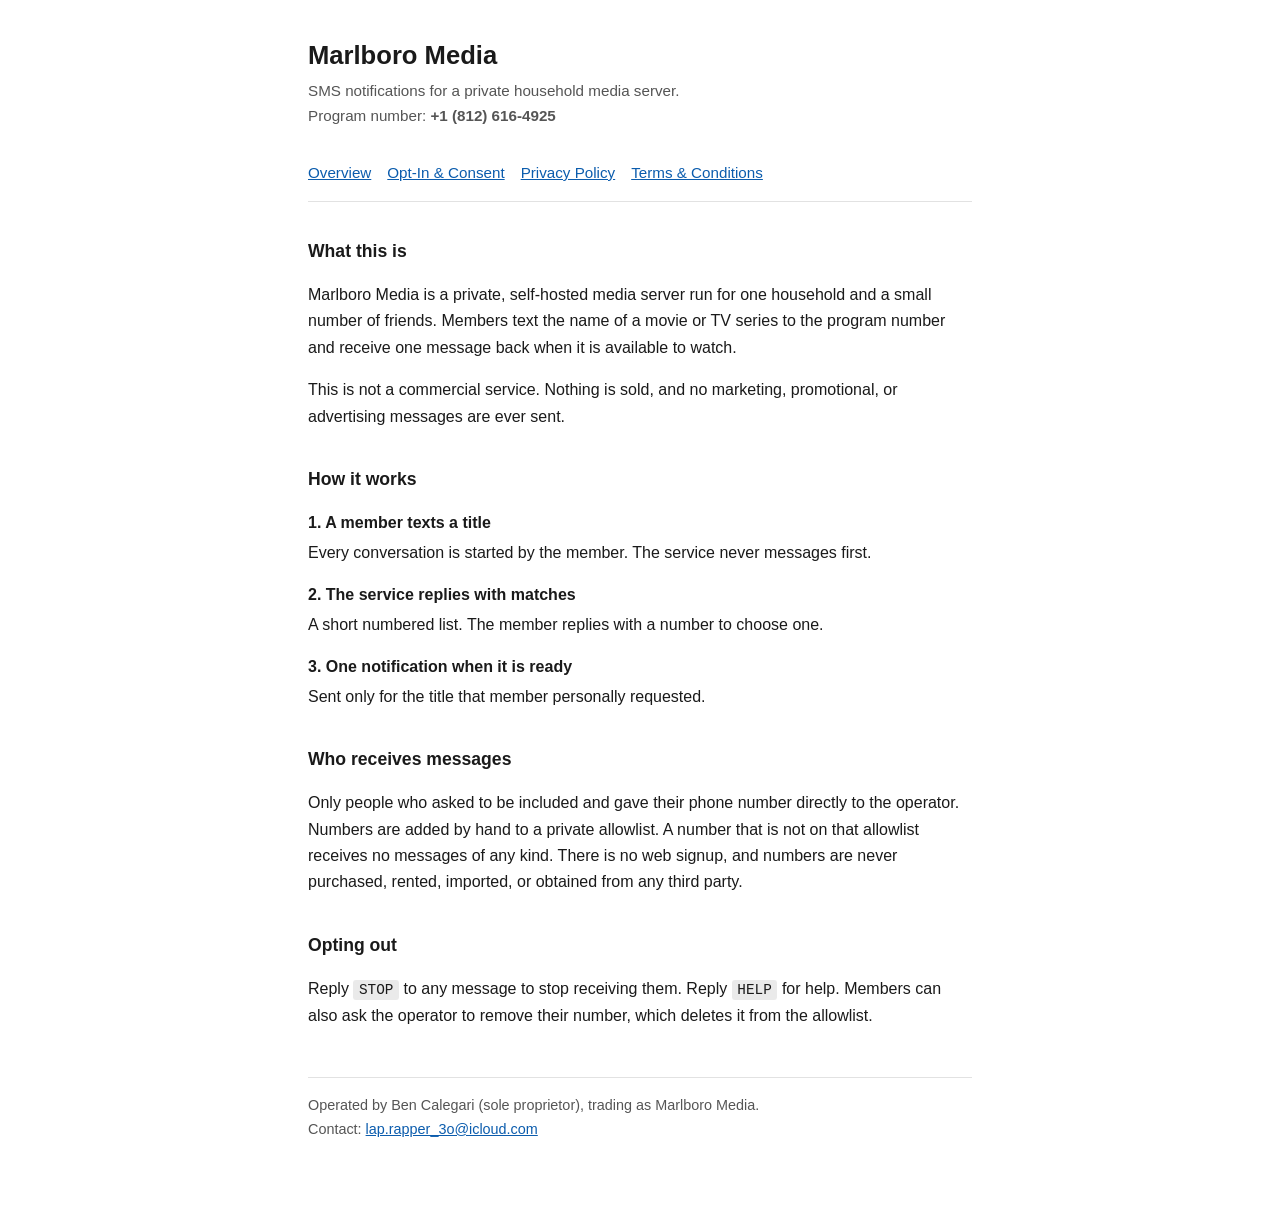
<file: services/sms-bridge/site/index.html>
<!DOCTYPE html>
<html lang="en"><head>
<meta charset="utf-8"><meta name="viewport" content="width=device-width,initial-scale=1">
<title>Marlboro Media — SMS Notifications</title>
<link rel="stylesheet" href="_shared.css">
</head><body>
<h1>Marlboro Media</h1>
<p class="sub">SMS notifications for a private household media server.<br>
Program number: <strong>+1 (812) 616-4925</strong></p>
<nav><a href="index.html">Overview</a><a href="optin.html">Opt-In &amp; Consent</a><a href="privacy.html">Privacy Policy</a><a href="terms.html">Terms &amp; Conditions</a></nav>

<h2>What this is</h2>
<p>Marlboro Media is a private, self-hosted media server run for one household and a small
number of friends. Members text the name of a movie or TV series to the program number and
receive one message back when it is available to watch.</p>
<p>This is not a commercial service. Nothing is sold, and no marketing, promotional, or
advertising messages are ever sent.</p>

<h2>How it works</h2>
<dl>
  <dt>1. A member texts a title</dt>
  <dd>Every conversation is started by the member. The service never messages first.</dd>
  <dt>2. The service replies with matches</dt>
  <dd>A short numbered list. The member replies with a number to choose one.</dd>
  <dt>3. One notification when it is ready</dt>
  <dd>Sent only for the title that member personally requested.</dd>
</dl>

<h2>Who receives messages</h2>
<p>Only people who asked to be included and gave their phone number directly to the operator.
Numbers are added by hand to a private allowlist. A number that is not on that allowlist
receives no messages of any kind. There is no web signup, and numbers are never purchased,
rented, imported, or obtained from any third party.</p>

<h2>Opting out</h2>
<p>Reply <code>STOP</code> to any message to stop receiving them. Reply <code>HELP</code> for help.
Members can also ask the operator to remove their number, which deletes it from the allowlist.</p>

<footer>
Operated by Ben Calegari (sole proprietor), trading as Marlboro Media.<br>
Contact: <a href="mailto:lap.rapper_3o@icloud.com">lap.rapper_3o@icloud.com</a>
</footer>
</body></html>
</file>
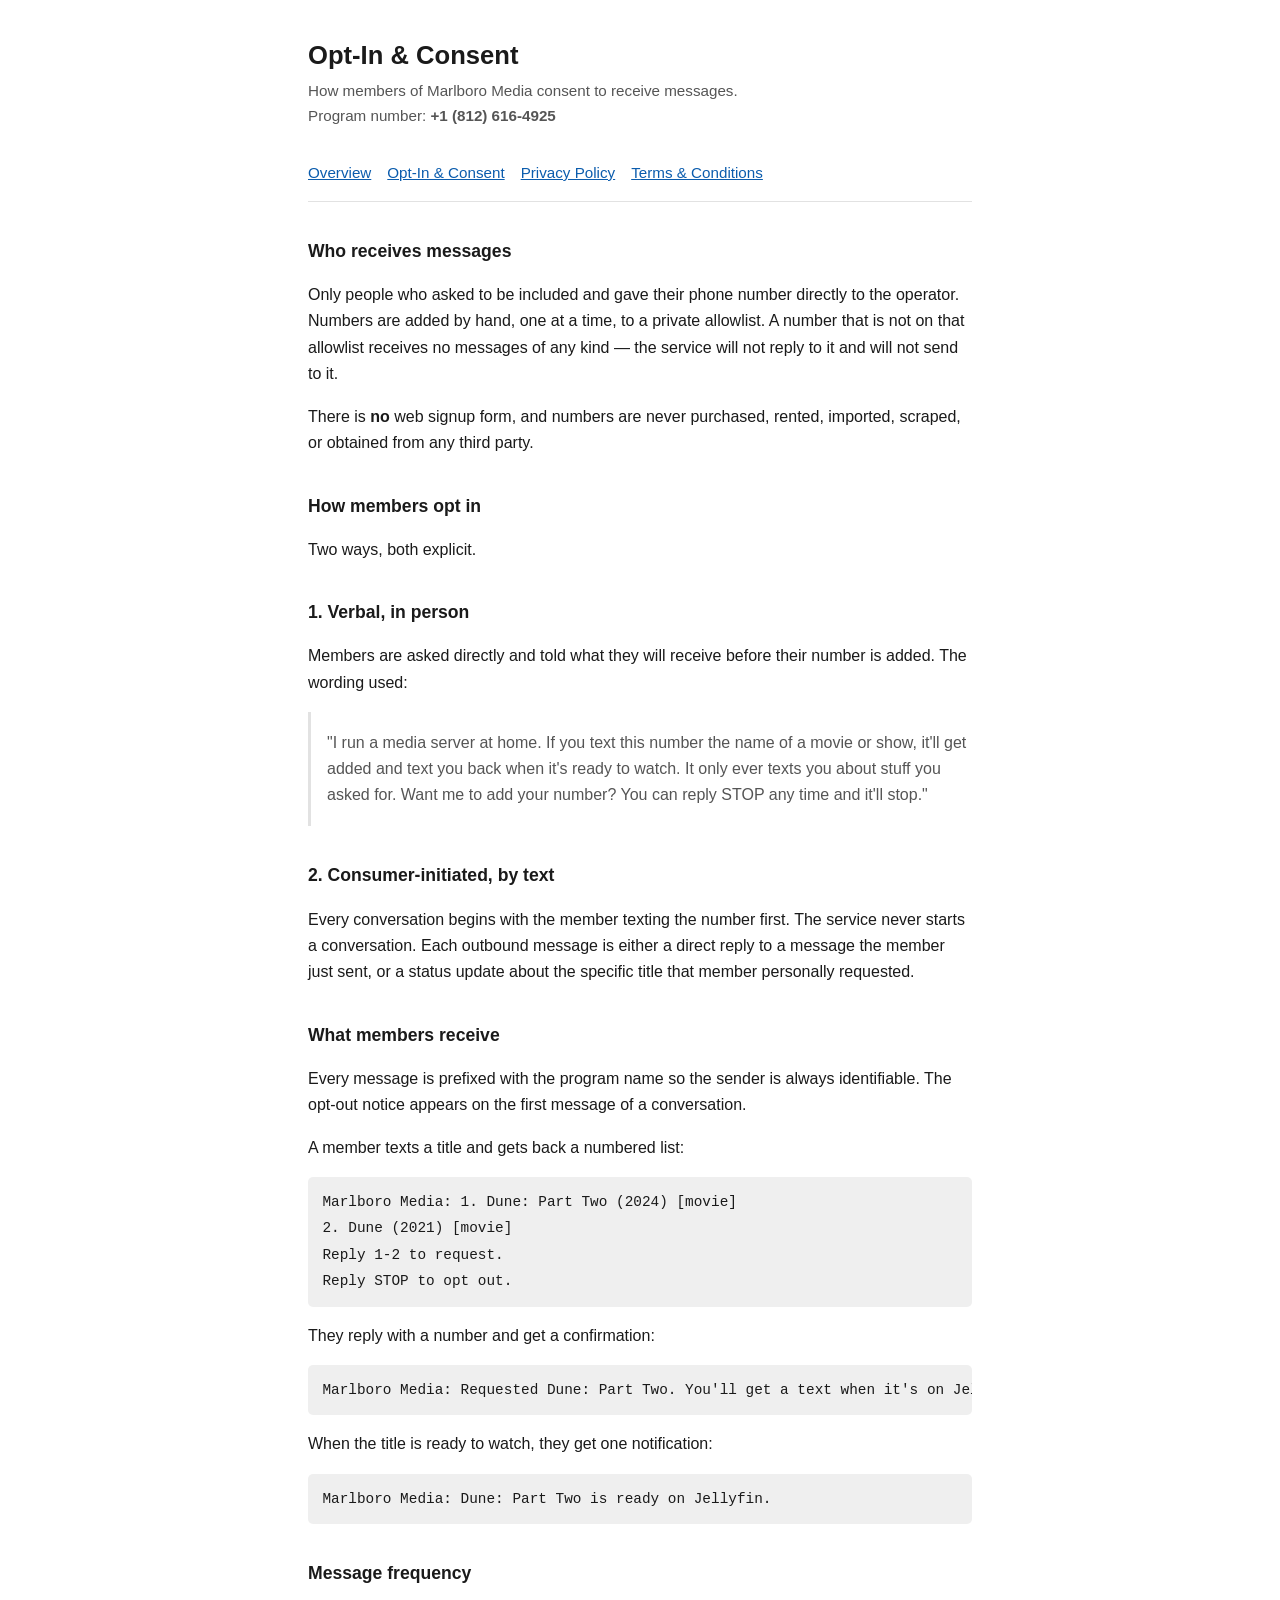
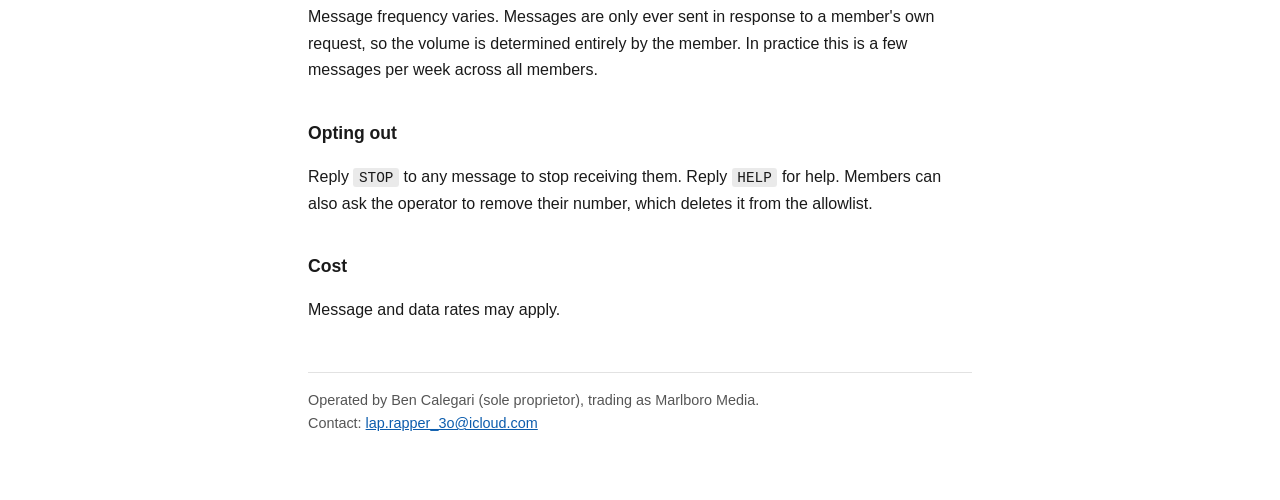
<file: services/sms-bridge/site/optin.html>
<!DOCTYPE html>
<html lang="en"><head>
<meta charset="utf-8"><meta name="viewport" content="width=device-width,initial-scale=1">
<title>Opt-In &amp; Consent — Marlboro Media SMS</title>
<link rel="stylesheet" href="_shared.css">
</head><body>
<h1>Opt-In &amp; Consent</h1>
<p class="sub">How members of Marlboro Media consent to receive messages.<br>
Program number: <strong>+1 (812) 616-4925</strong></p>
<nav><a href="index.html">Overview</a><a href="optin.html">Opt-In &amp; Consent</a><a href="privacy.html">Privacy Policy</a><a href="terms.html">Terms &amp; Conditions</a></nav>

<h2>Who receives messages</h2>
<p>Only people who asked to be included and gave their phone number directly to the
operator. Numbers are added by hand, one at a time, to a private allowlist. A number that
is not on that allowlist receives no messages of any kind — the service will not reply to
it and will not send to it.</p>
<p>There is <strong>no</strong> web signup form, and numbers are never purchased, rented,
imported, scraped, or obtained from any third party.</p>

<h2>How members opt in</h2>
<p>Two ways, both explicit.</p>

<h2>1. Verbal, in person</h2>
<p>Members are asked directly and told what they will receive before their number is added.
The wording used:</p>
<blockquote><p>"I run a media server at home. If you text this number the name of a movie or
show, it'll get added and text you back when it's ready to watch. It only ever texts you
about stuff you asked for. Want me to add your number? You can reply STOP any time and
it'll stop."</p></blockquote>

<h2>2. Consumer-initiated, by text</h2>
<p>Every conversation begins with the member texting the number first. The service never
starts a conversation. Each outbound message is either a direct reply to a message the
member just sent, or a status update about the specific title that member personally
requested.</p>

<h2>What members receive</h2>
<p>Every message is prefixed with the program name so the sender is always identifiable.
The opt-out notice appears on the first message of a conversation.</p>
<p>A member texts a title and gets back a numbered list:</p>
<pre><code>Marlboro Media: 1. Dune: Part Two (2024) [movie]
2. Dune (2021) [movie]
Reply 1-2 to request.
Reply STOP to opt out.</code></pre>
<p>They reply with a number and get a confirmation:</p>
<pre><code>Marlboro Media: Requested Dune: Part Two. You'll get a text when it's on Jellyfin.</code></pre>
<p>When the title is ready to watch, they get one notification:</p>
<pre><code>Marlboro Media: Dune: Part Two is ready on Jellyfin.</code></pre>

<h2>Message frequency</h2>
<p>Message frequency varies. Messages are only ever sent in response to a member's own
request, so the volume is determined entirely by the member. In practice this is a few
messages per week across all members.</p>

<h2>Opting out</h2>
<p>Reply <code>STOP</code> to any message to stop receiving them. Reply <code>HELP</code>
for help. Members can also ask the operator to remove their number, which deletes it from
the allowlist.</p>

<h2>Cost</h2>
<p>Message and data rates may apply.</p>

<footer>
Operated by Ben Calegari (sole proprietor), trading as Marlboro Media.<br>
Contact: <a href="mailto:lap.rapper_3o@icloud.com">lap.rapper_3o@icloud.com</a>
</footer>
</body></html>
</file>
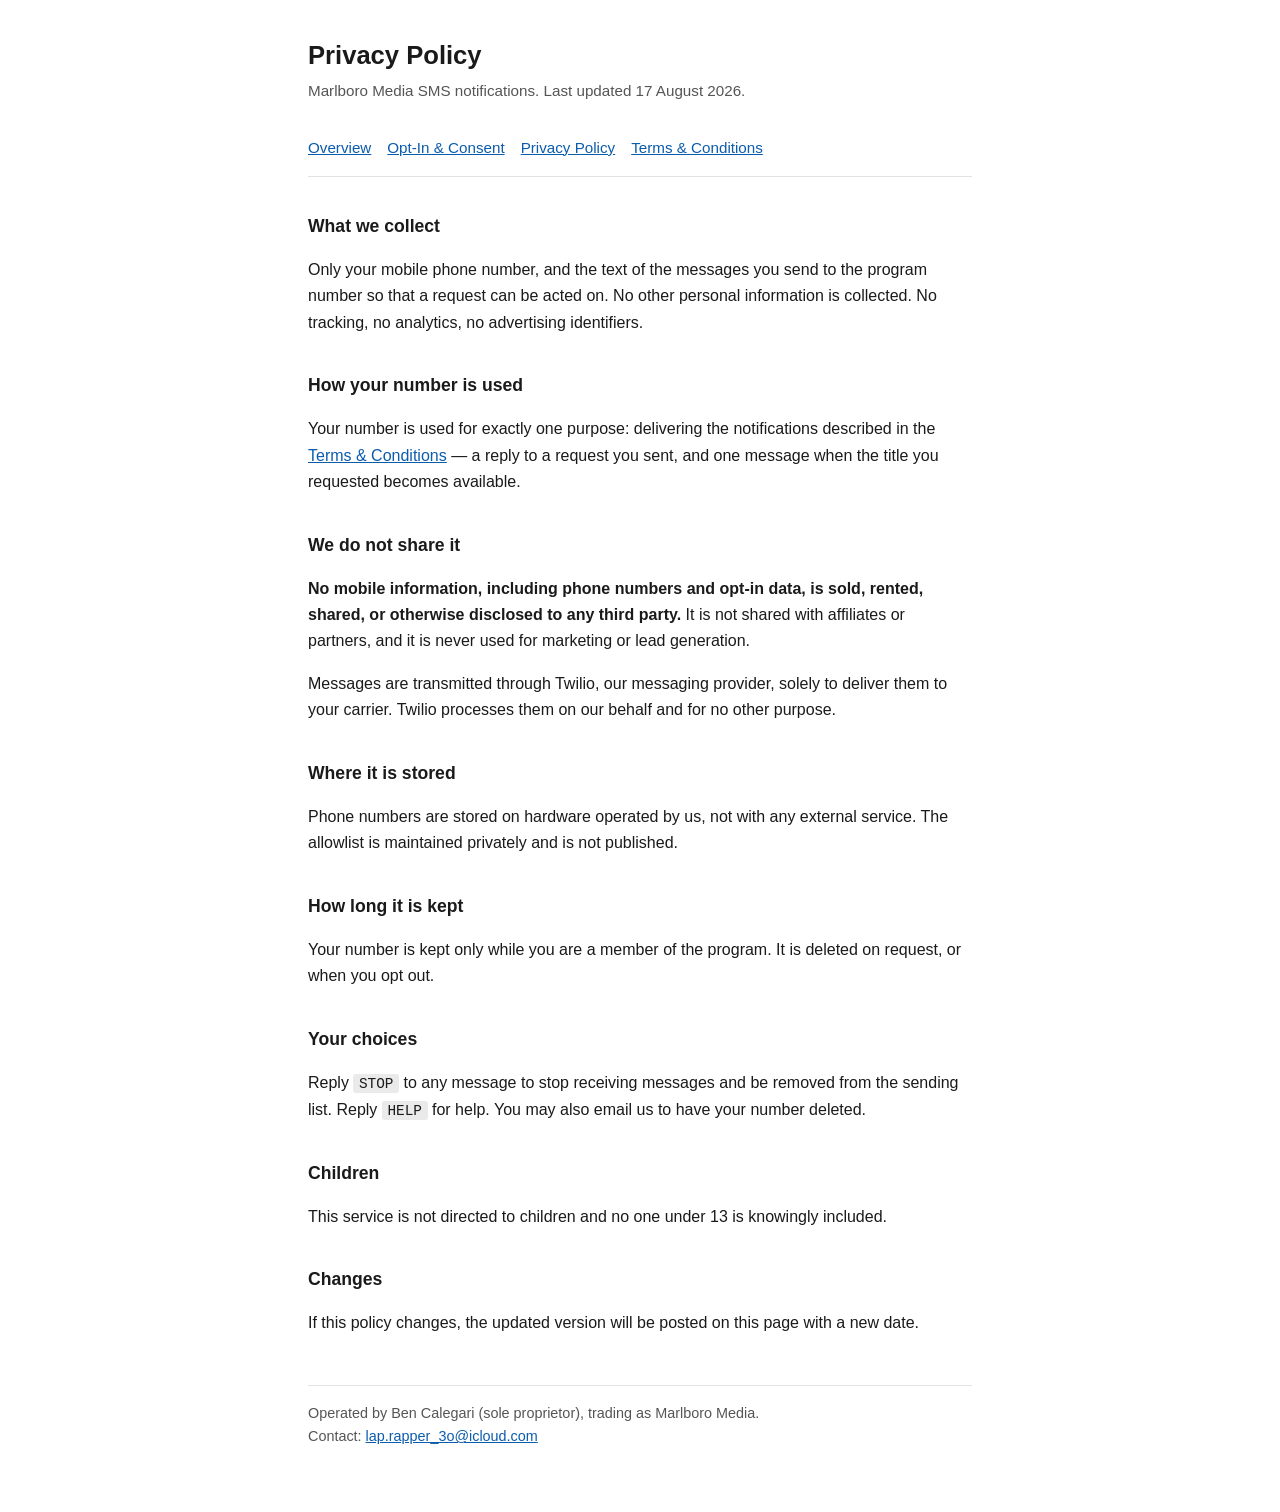
<file: services/sms-bridge/site/privacy.html>
<!DOCTYPE html>
<html lang="en"><head>
<meta charset="utf-8"><meta name="viewport" content="width=device-width,initial-scale=1">
<title>Privacy Policy — Marlboro Media SMS</title>
<link rel="stylesheet" href="_shared.css">
</head><body>
<h1>Privacy Policy</h1>
<p class="sub">Marlboro Media SMS notifications. Last updated 17 August 2026.</p>
<nav><a href="index.html">Overview</a><a href="optin.html">Opt-In &amp; Consent</a><a href="privacy.html">Privacy Policy</a><a href="terms.html">Terms &amp; Conditions</a></nav>

<h2>What we collect</h2>
<p>Only your mobile phone number, and the text of the messages you send to the program
number so that a request can be acted on. No other personal information is collected. No
tracking, no analytics, no advertising identifiers.</p>

<h2>How your number is used</h2>
<p>Your number is used for exactly one purpose: delivering the notifications described in
the <a href="terms.html">Terms &amp; Conditions</a> — a reply to a request you sent, and one
message when the title you requested becomes available.</p>

<h2>We do not share it</h2>
<p><strong>No mobile information, including phone numbers and opt-in data, is sold, rented,
shared, or otherwise disclosed to any third party.</strong> It is not shared with
affiliates or partners, and it is never used for marketing or lead generation.</p>
<p>Messages are transmitted through Twilio, our messaging provider, solely to deliver them
to your carrier. Twilio processes them on our behalf and for no other purpose.</p>

<h2>Where it is stored</h2>
<p>Phone numbers are stored on hardware operated by us, not with any external service. The
allowlist is maintained privately and is not published.</p>

<h2>How long it is kept</h2>
<p>Your number is kept only while you are a member of the program. It is deleted on
request, or when you opt out.</p>

<h2>Your choices</h2>
<p>Reply <code>STOP</code> to any message to stop receiving messages and be removed from the
sending list. Reply <code>HELP</code> for help. You may also email us to have your number
deleted.</p>

<h2>Children</h2>
<p>This service is not directed to children and no one under 13 is knowingly included.</p>

<h2>Changes</h2>
<p>If this policy changes, the updated version will be posted on this page with a new date.</p>

<footer>
Operated by Ben Calegari (sole proprietor), trading as Marlboro Media.<br>
Contact: <a href="mailto:lap.rapper_3o@icloud.com">lap.rapper_3o@icloud.com</a>
</footer>
</body></html>
</file>
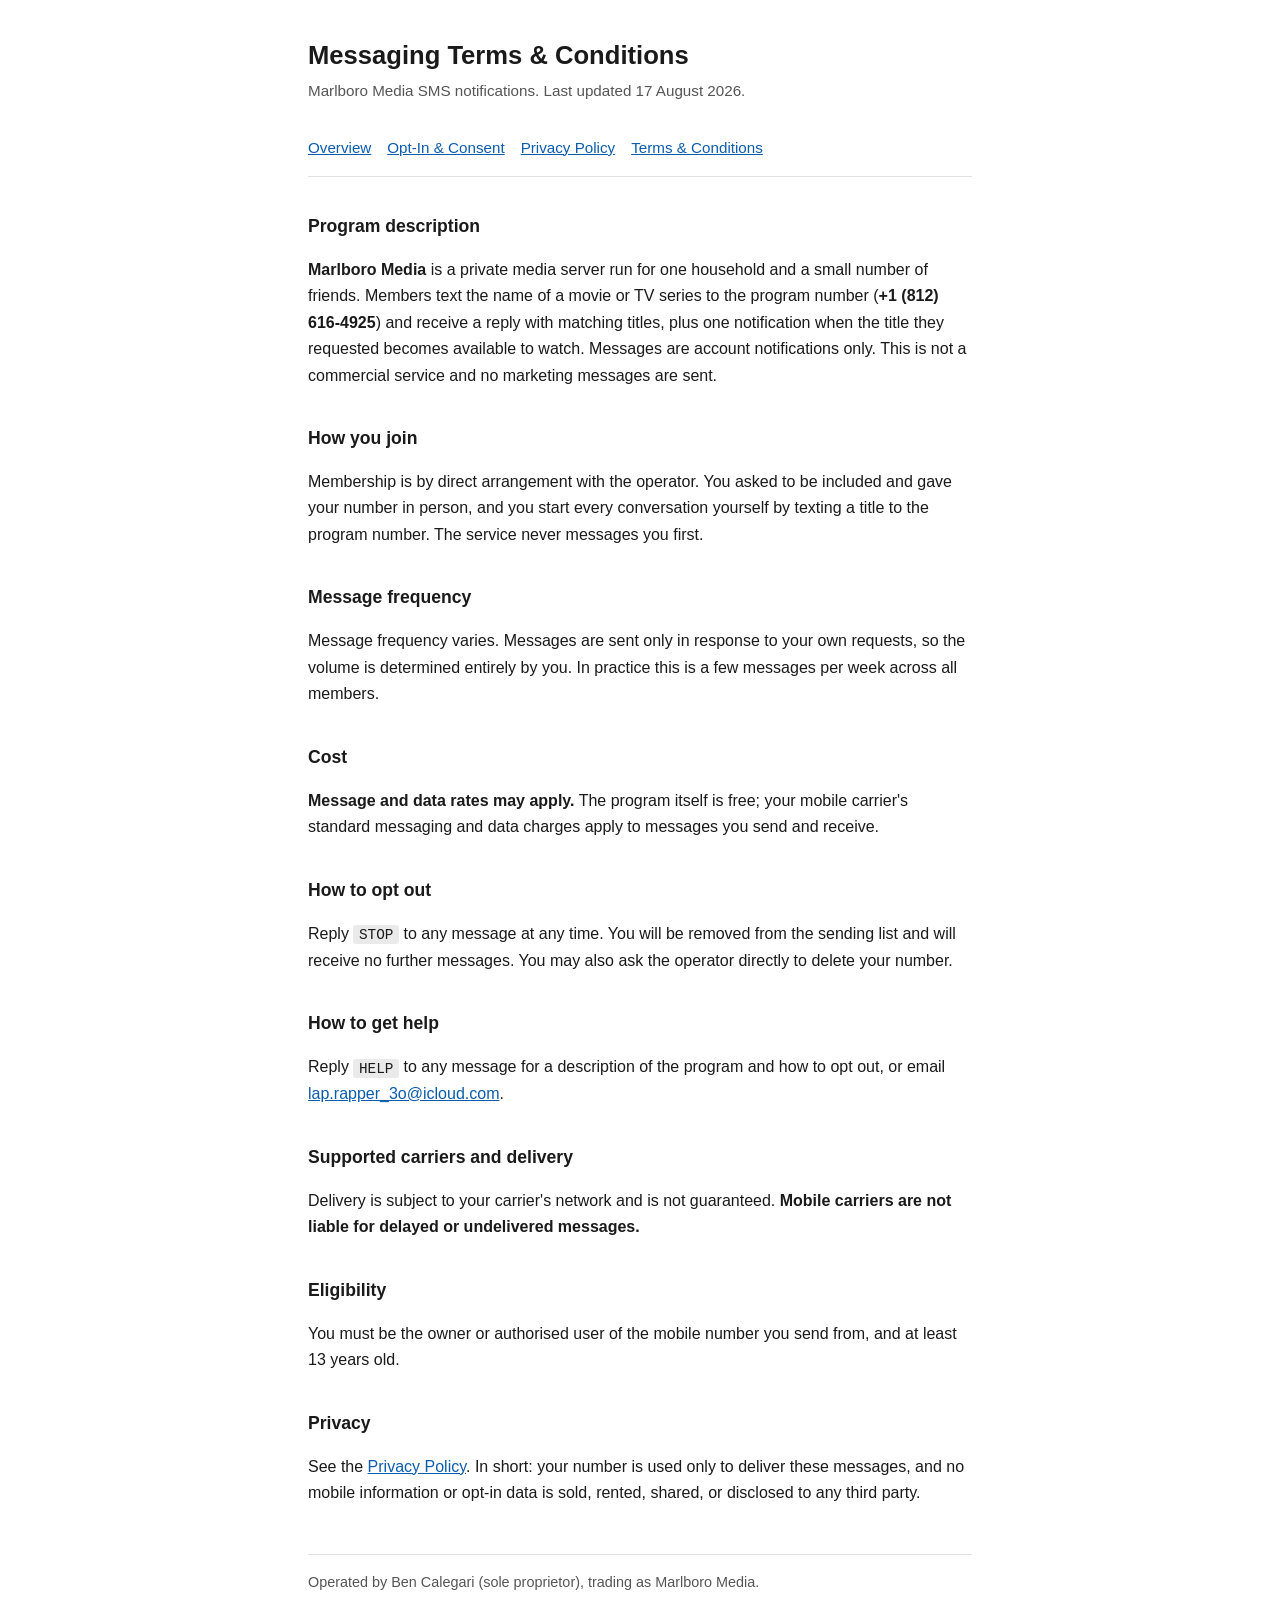
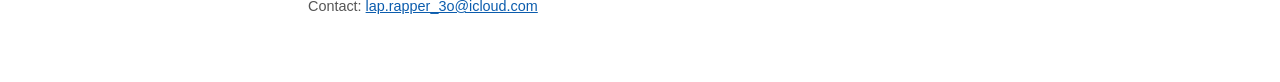
<file: services/sms-bridge/site/terms.html>
<!DOCTYPE html>
<html lang="en"><head>
<meta charset="utf-8"><meta name="viewport" content="width=device-width,initial-scale=1">
<title>Terms &amp; Conditions — Marlboro Media SMS</title>
<link rel="stylesheet" href="_shared.css">
</head><body>
<h1>Messaging Terms &amp; Conditions</h1>
<p class="sub">Marlboro Media SMS notifications. Last updated 17 August 2026.</p>
<nav><a href="index.html">Overview</a><a href="optin.html">Opt-In &amp; Consent</a><a href="privacy.html">Privacy Policy</a><a href="terms.html">Terms &amp; Conditions</a></nav>

<h2>Program description</h2>
<p><strong>Marlboro Media</strong> is a private media server run for one household and a
small number of friends. Members text the name of a movie or TV series to the program
number (<strong>+1 (812) 616-4925</strong>) and receive a reply with matching titles, plus one notification when the title they
requested becomes available to watch. Messages are account notifications only. This is not
a commercial service and no marketing messages are sent.</p>

<h2>How you join</h2>
<p>Membership is by direct arrangement with the operator. You asked to be included and gave
your number in person, and you start every conversation yourself by texting a title to the
program number. The service never messages you first.</p>

<h2>Message frequency</h2>
<p>Message frequency varies. Messages are sent only in response to your own requests, so
the volume is determined entirely by you. In practice this is a few messages per week
across all members.</p>

<h2>Cost</h2>
<p><strong>Message and data rates may apply.</strong> The program itself is free; your
mobile carrier's standard messaging and data charges apply to messages you send and
receive.</p>

<h2>How to opt out</h2>
<p>Reply <code>STOP</code> to any message at any time. You will be removed from the sending
list and will receive no further messages. You may also ask the operator directly to delete
your number.</p>

<h2>How to get help</h2>
<p>Reply <code>HELP</code> to any message for a description of the program and how to opt
out, or email
<a href="mailto:lap.rapper_3o@icloud.com">lap.rapper_3o@icloud.com</a>.</p>

<h2>Supported carriers and delivery</h2>
<p>Delivery is subject to your carrier's network and is not guaranteed. <strong>Mobile
carriers are not liable for delayed or undelivered messages.</strong></p>

<h2>Eligibility</h2>
<p>You must be the owner or authorised user of the mobile number you send from, and at
least 13 years old.</p>

<h2>Privacy</h2>
<p>See the <a href="privacy.html">Privacy Policy</a>. In short: your number is used only to
deliver these messages, and no mobile information or opt-in data is sold, rented, shared,
or disclosed to any third party.</p>

<footer>
Operated by Ben Calegari (sole proprietor), trading as Marlboro Media.<br>
Contact: <a href="mailto:lap.rapper_3o@icloud.com">lap.rapper_3o@icloud.com</a>
</footer>
</body></html>
</file>
<file: services/sms-bridge/site/_shared.css>
:root{--bg:#fff;--fg:#1a1a1a;--muted:#555;--rule:#e2e2e2;--link:#0b5cad}
@media (prefers-color-scheme:dark){:root{--bg:#151517;--fg:#e8e8e8;--muted:#a5a5a5;--rule:#33343a;--link:#7fb2e5}}
*{box-sizing:border-box}
body{margin:0 auto;padding:2.5rem 1.25rem 4rem;max-width:44rem;background:var(--bg);color:var(--fg);
font:16px/1.65 -apple-system,BlinkMacSystemFont,"Segoe UI",Roboto,Helvetica,Arial,sans-serif}
h1{font-size:1.6rem;line-height:1.25;margin:0 0 .35rem}
h2{font-size:1.1rem;margin:2.2rem 0 .5rem}
.sub{color:var(--muted);margin:0 0 2rem;font-size:.95rem}
a{color:var(--link)}
nav{margin:0 0 2rem;padding-bottom:1rem;border-bottom:1px solid var(--rule);font-size:.95rem}
nav a{margin-right:1rem}
dl{margin:0}dt{font-weight:600;margin-top:1rem}dd{margin:.2rem 0 0}
footer{margin-top:3rem;padding-top:1rem;border-top:1px solid var(--rule);color:var(--muted);font-size:.9rem}
code{background:rgba(127,127,127,.16);padding:.1rem .35rem;border-radius:3px;font-size:.9em}
blockquote{margin:.6rem 0;padding:.1rem 0 .1rem 1rem;border-left:3px solid var(--rule);color:var(--muted)}
pre{background:rgba(127,127,127,.12);padding:.75rem .9rem;border-radius:5px;overflow-x:auto}
pre code{background:none;padding:0}
</file>
